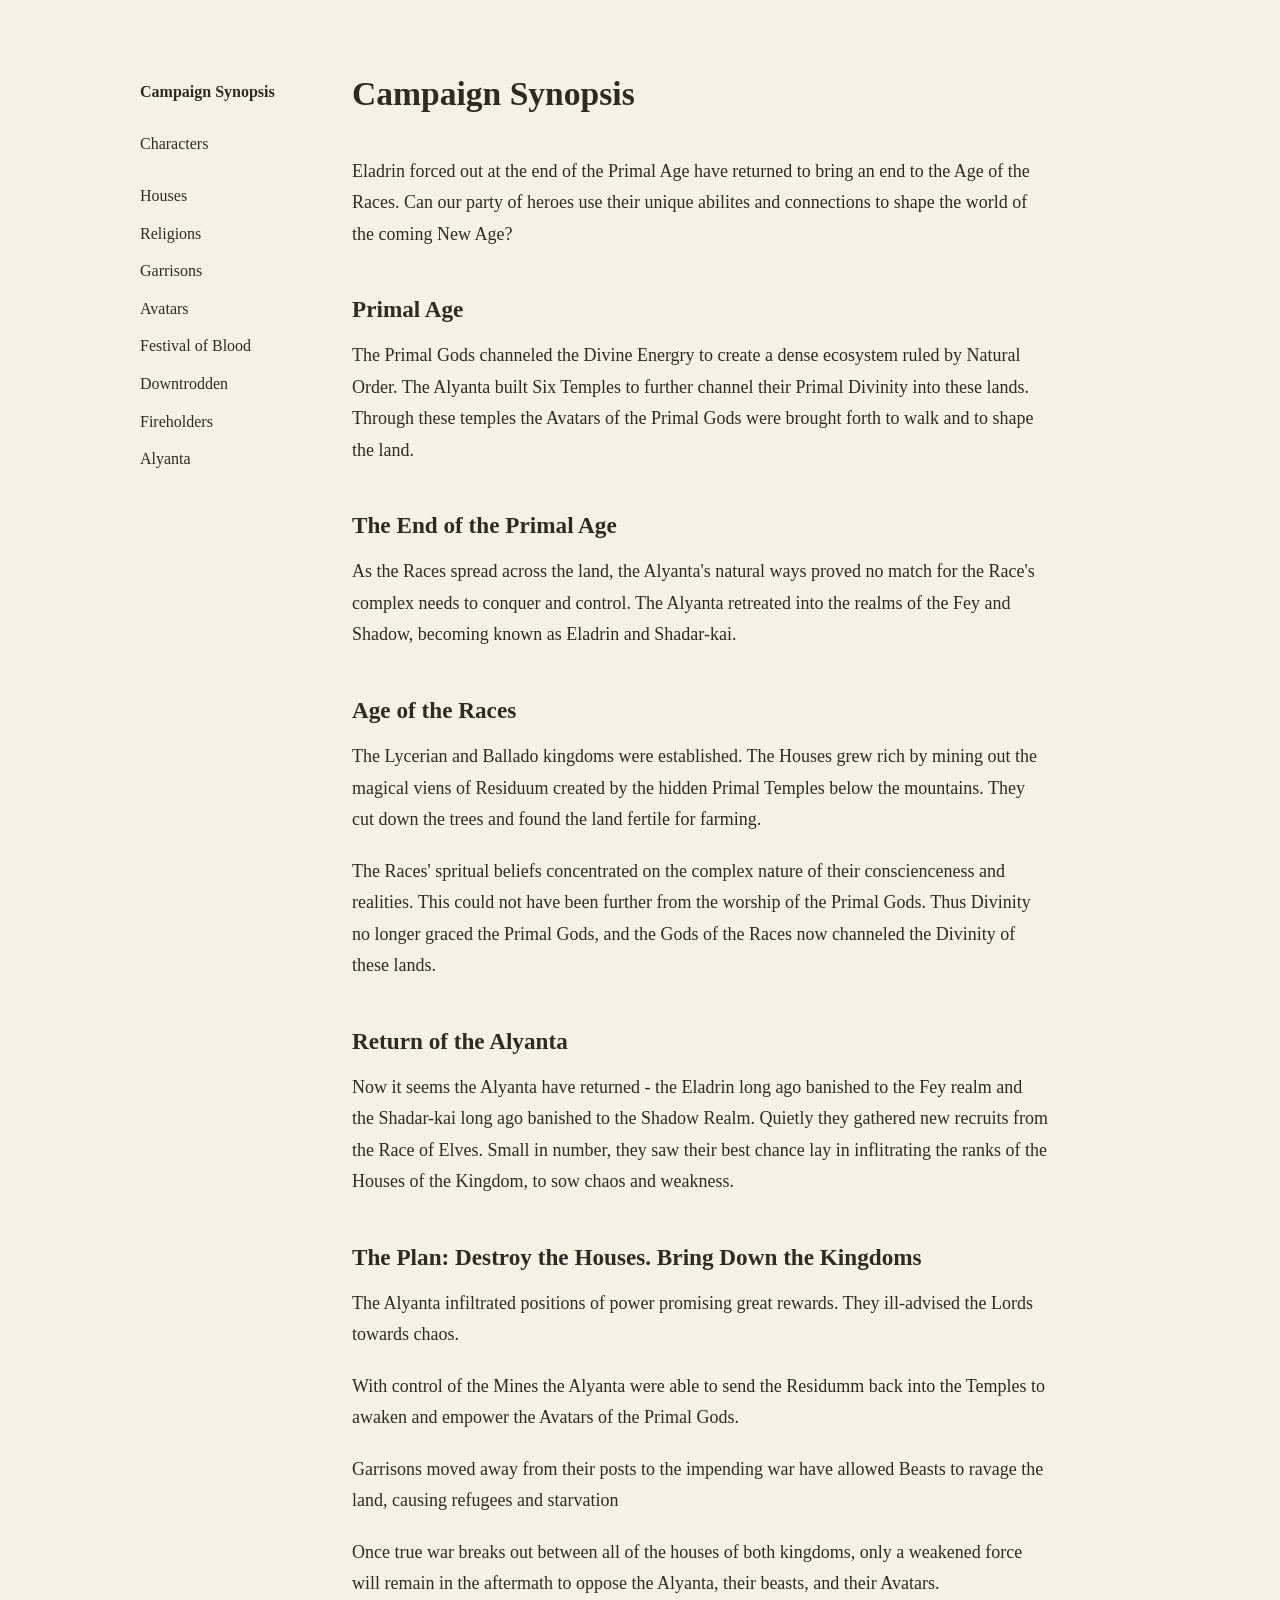
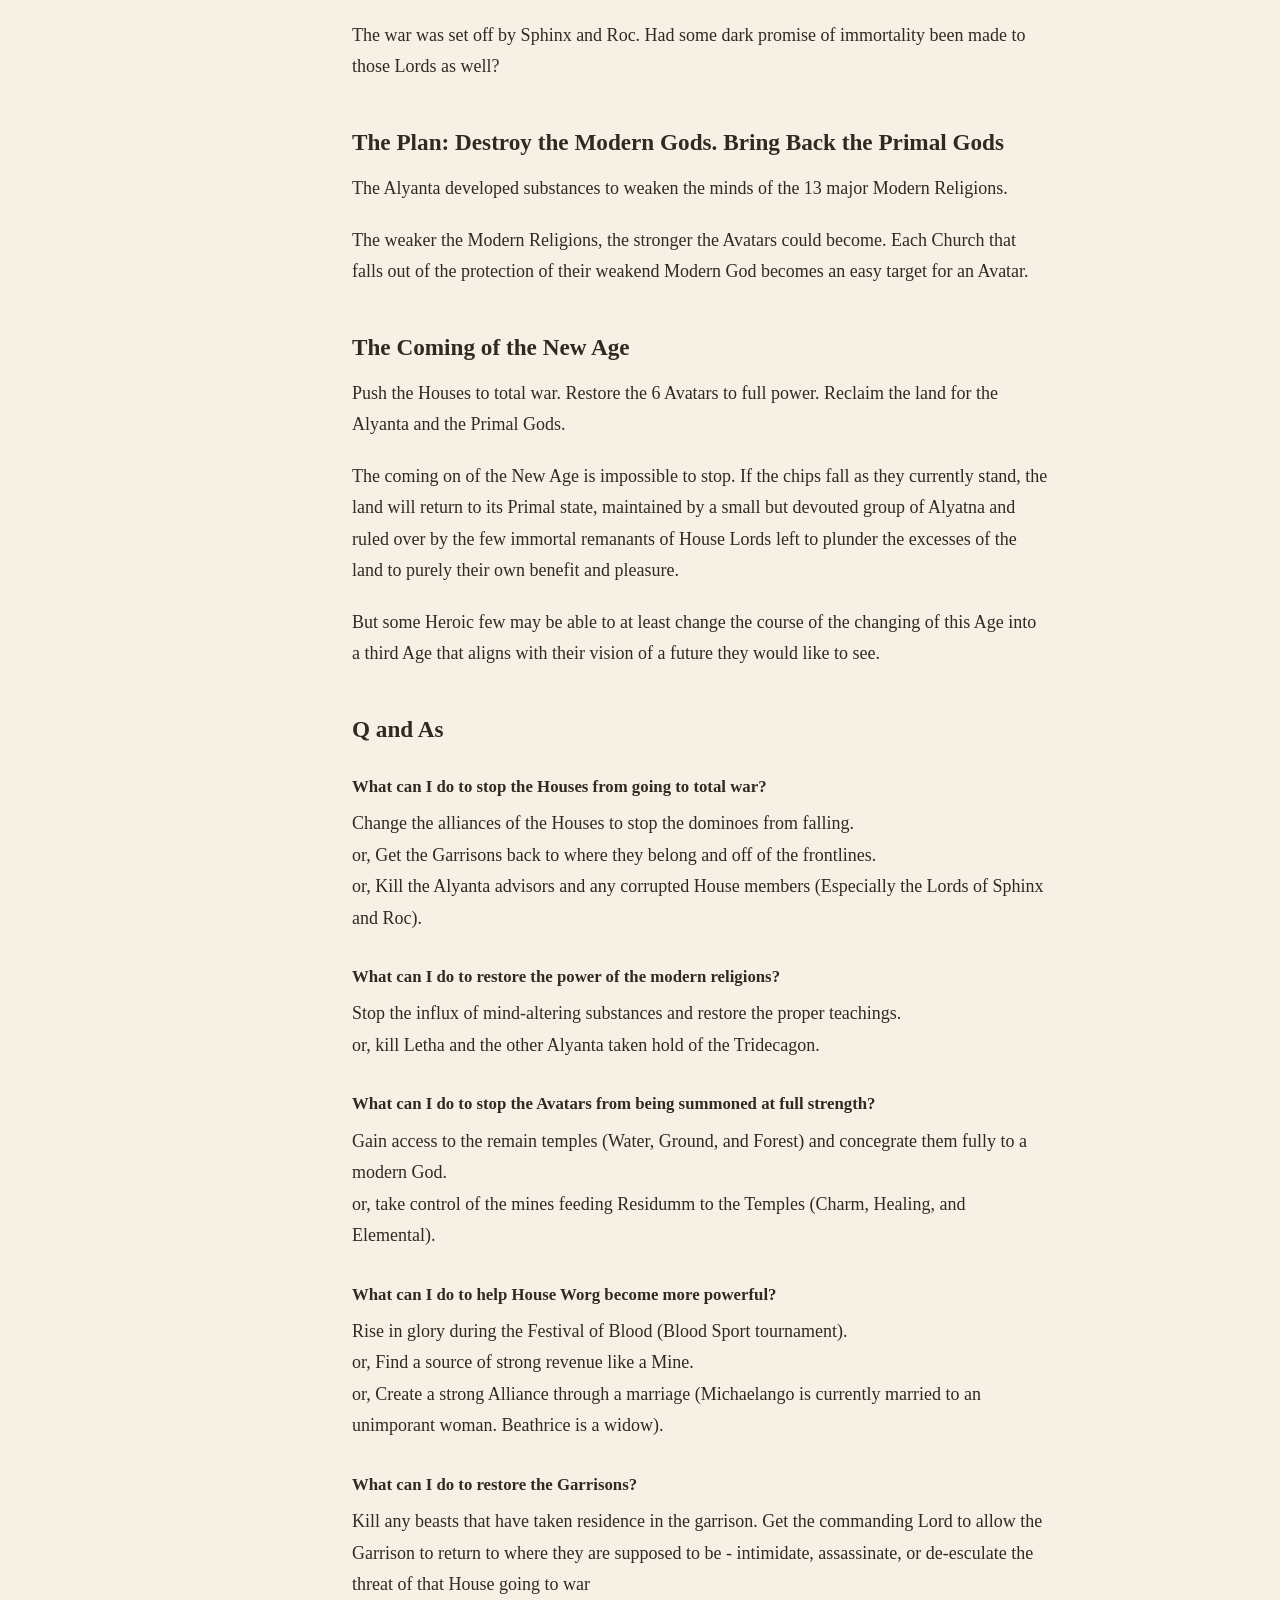
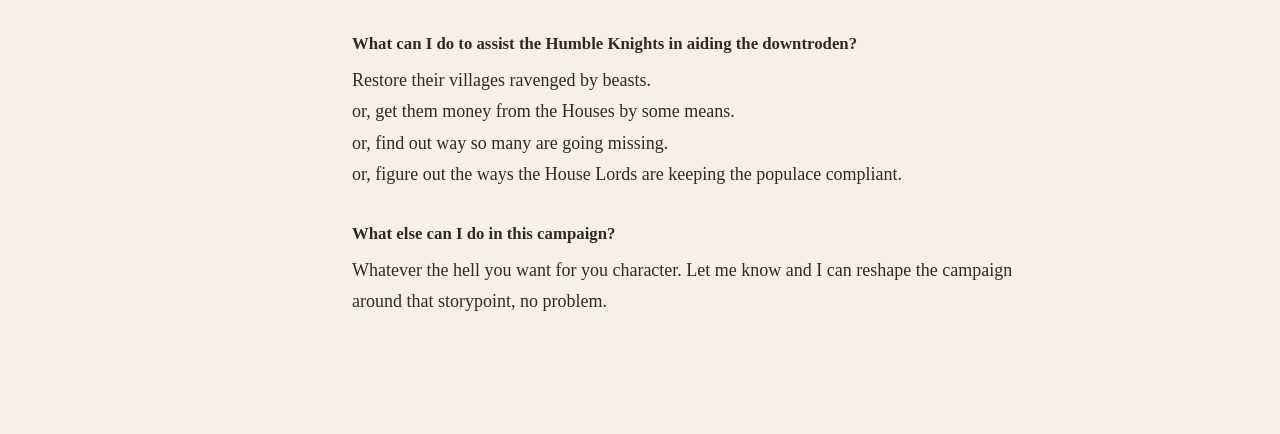
<file: site/index.html>
<!doctype html>
<html lang="en">
<head>
  <meta charset="utf-8">
  <meta name="viewport" content="width=device-width, initial-scale=1">
  <title>Campaign Synopsis</title>
  <link rel="stylesheet" href="style.css">
</head>
<body>
  <div class="layout">
    <nav aria-label="Campaign navigation">
      <a href="index.html" aria-current="page">Campaign Synopsis</a>
      <a href="characters.html">Characters</a>
      <ul>
        <li><a href="houses.html">Houses</a></li>
        <li><a href="religions.html">Religions</a></li>
        <li><a href="garrisons.html">Garrisons</a></li>
        <li><a href="avatars.html">Avatars</a></li>
        <li><a href="festival-of-blood.html">Festival of Blood</a></li>
        <li><a href="downtrodden.html">Downtrodden</a></li>
        <li><a href="fireholders.html">Fireholders</a></li>
        <li><a href="alyanta.html">Alyanta</a></li>
      </ul>
    </nav>
  <main>
    <h1>Campaign Synopsis</h1>

    Eladrin forced out at the end of the Primal Age have returned to bring an end to the Age of the Races. Can our party of heroes use their unique abilites and connections to shape the world of the coming New Age?

    <h2>Primal Age</h2>

    <p>The Primal Gods channeled the Divine Energry to create a dense ecosystem ruled by Natural Order. The Alyanta built Six Temples to further channel their Primal Divinity into these lands. Through these temples the Avatars of the Primal Gods were brought forth to walk and to shape the land.</p>
    
    <h2>The End of the Primal Age</h2>
    <p>As the Races spread across the land, the Alyanta's natural ways proved no match for the Race's complex needs to conquer and control. The Alyanta retreated into the realms of the Fey and Shadow, becoming known as Eladrin and Shadar-kai.</p>

    <h2>Age of the Races</h2>

    <p>The Lycerian and Ballado kingdoms were established. The Houses grew rich by mining out the magical viens of Residuum created by the hidden Primal Temples below the mountains. They cut down the trees and found the land fertile for farming.</p>
    <p>The Races' spritual beliefs concentrated on the complex nature of their conscienceness and realities. This could not have been further from the worship of the Primal Gods. Thus Divinity no longer graced the Primal Gods, and the Gods of the Races now channeled the Divinity of these lands.</p>
    <h2>Return of the Alyanta</h2>

    <p>Now it seems the Alyanta have returned - the Eladrin long ago banished to the Fey realm and the Shadar-kai long ago banished to the Shadow Realm. Quietly they gathered new recruits from the Race of Elves. Small in number, they saw their best chance lay in inflitrating the ranks of the Houses of the Kingdom, to sow chaos and weakness.</p>

    <h2>The Plan: Destroy the Houses. Bring Down the Kingdoms</h2>
    <p>The Alyanta infiltrated positions of power promising great rewards. They ill-advised the Lords towards chaos.</p>
    <p>With control of the Mines the Alyanta were able to send the Residumm back into the Temples to awaken and empower the Avatars of the Primal Gods.</p>
    <p>Garrisons moved away from their posts to the impending war have allowed Beasts to ravage the land, causing refugees and starvation</p>
    <p>Once true war breaks out between all of the houses of both kingdoms, only a weakened force will remain in the aftermath to oppose the Alyanta, their beasts, and their Avatars.</p> <p> The war was set off by Sphinx and Roc. Had some dark promise of immortality been made to those Lords as well?</p>

    <h2>The Plan: Destroy the Modern Gods. Bring Back the Primal Gods</h2>
    <p>The Alyanta developed substances to weaken the minds of the 13 major Modern Religions.</p>
    <p>The weaker the Modern Religions, the stronger the Avatars could become. Each Church that falls out of the protection of their weakend Modern God becomes an easy target for an Avatar.</p>

    <h2>The Coming of the New Age</h2>

    <p>Push the Houses to total war. Restore the 6 Avatars to full power. Reclaim the land for the Alyanta and the Primal Gods.</p>

    <p>The coming on of the New Age is impossible to stop. If the chips fall as they currently stand, the land will return to its Primal state, maintained by a small but devouted group of Alyatna and ruled over by the few immortal remanants of House Lords left to plunder the excesses of the land to purely their own benefit and pleasure.</p><p> But some Heroic few may be able to at least change the course of the changing of this Age into a third Age that aligns with their vision of a future they would like to see.</p>

    <h2>Q and As</h2>

    <h3>What can I do to stop the Houses from going to total war?</h3>
    <p>Change the alliances of the Houses to stop the dominoes from falling.<br>
      or, Get the Garrisons back to where they belong and off of the frontlines.<br>
      or, Kill the Alyanta advisors and any corrupted House members (Especially the Lords of Sphinx and Roc).</p>

    <h3>What can I do to restore the power of the modern religions?</h3>
    <p>Stop the influx of mind-altering substances and restore the proper teachings.<br>
      or, kill Letha and the other Alyanta taken hold of the Tridecagon.</p>

    <h3>What can I do to stop the Avatars from being summoned at full strength?</h3>
    <p>Gain access to the remain temples (Water, Ground, and Forest) and concegrate them fully to a modern God.<br>
      or, take control of the mines feeding Residumm to the Temples (Charm, Healing, and Elemental).</p>

    <h3>What can I do to help House Worg become more powerful?</h3>
    <p>Rise in glory during the Festival of Blood (Blood Sport tournament).<br>
      or, Find a source of strong revenue like a Mine.<br>
      or, Create a strong Alliance through a marriage (Michaelango is currently married to an unimporant woman. Beathrice is a widow).</p>

    <h3>What can I do to restore the Garrisons?</h3>
    <p>Kill any beasts that have taken residence in the garrison. Get the commanding Lord to allow the Garrison to return to where they are supposed to be - intimidate, assassinate, or de-esculate the threat of that House going to war</p>

    <h3>What can I do to assist the Humble Knights in aiding the downtroden?</h3>
    <p>Restore their villages ravenged by beasts.<br>
      or, get them money from the Houses by some means.<br>
      or, find out way so  many are going missing. <br>
      or, figure out the ways the House Lords are keeping the populace compliant.</p>

    <h3>What else can I do in this campaign?</h3>
    <p>Whatever the hell you want for you character. Let me know and I can reshape the campaign around that storypoint, no problem.</p>
  </main>
  </div>
</body>
</html>
</file>
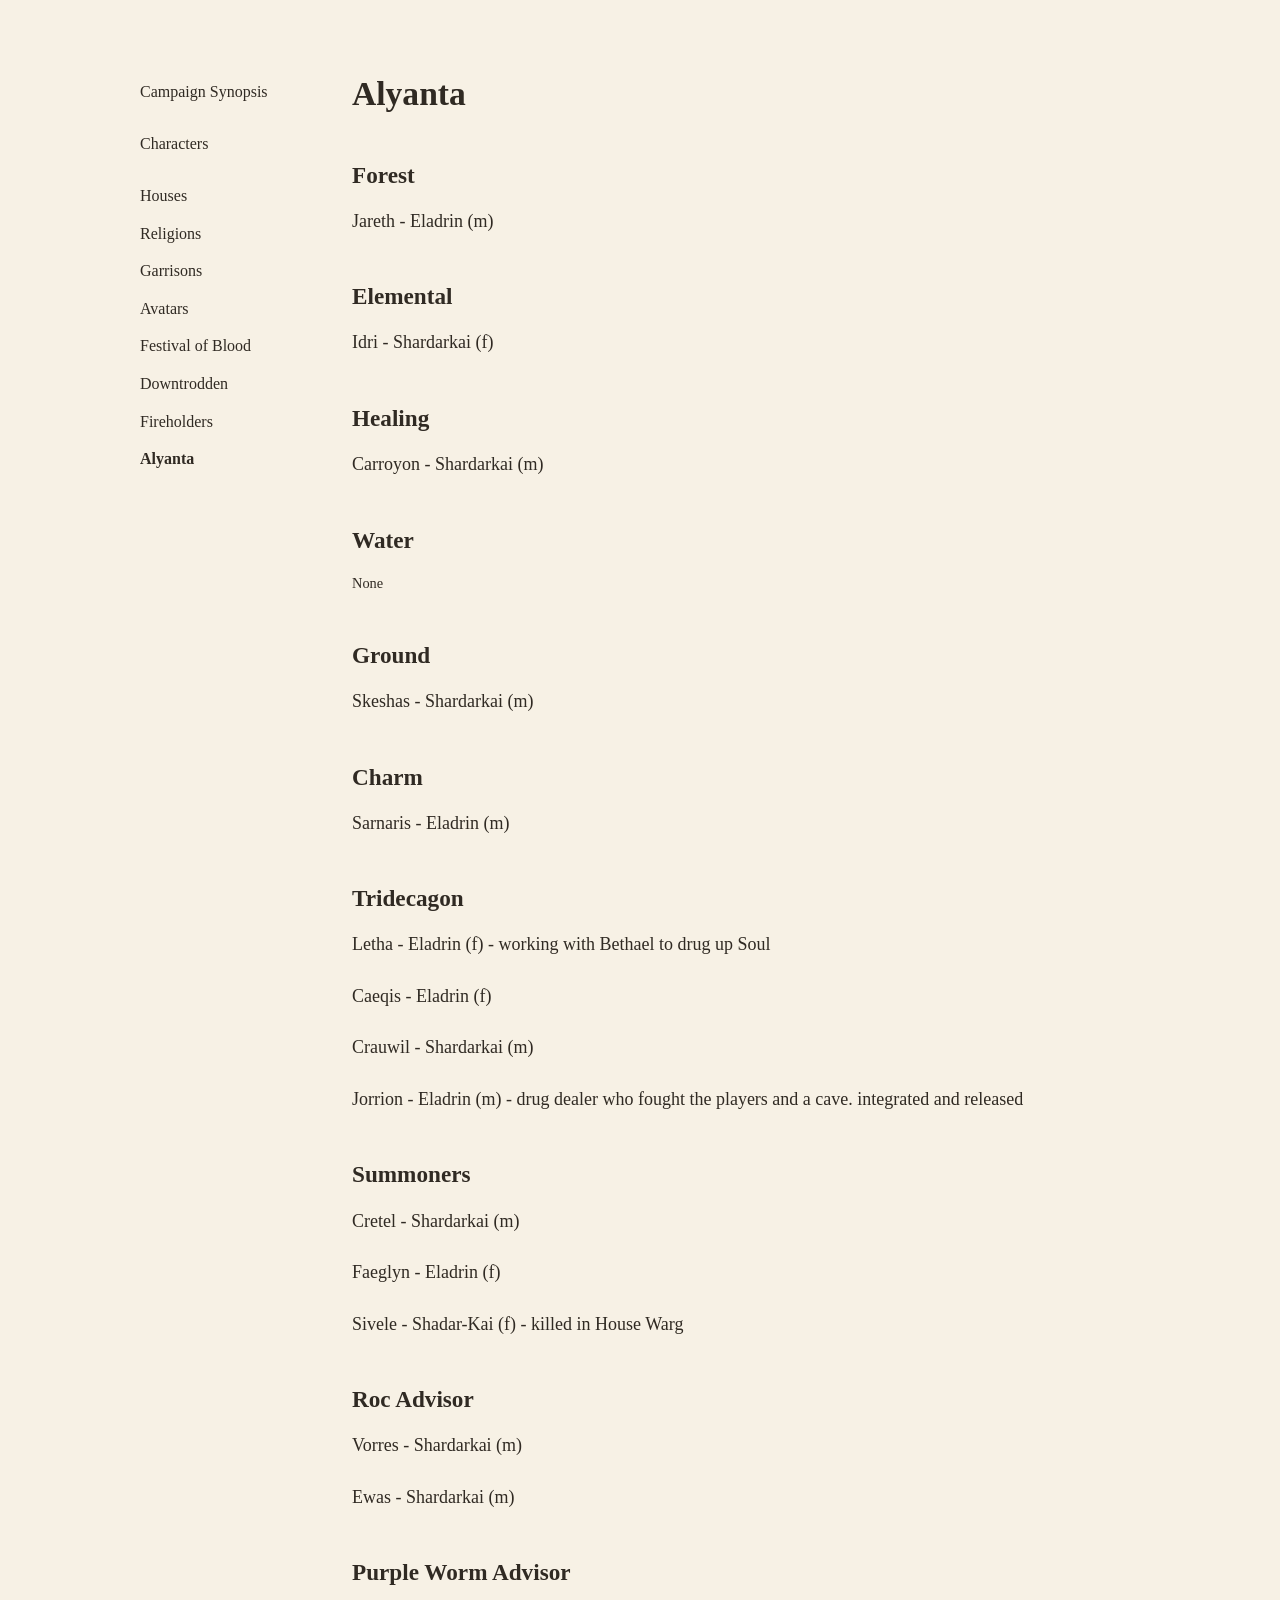
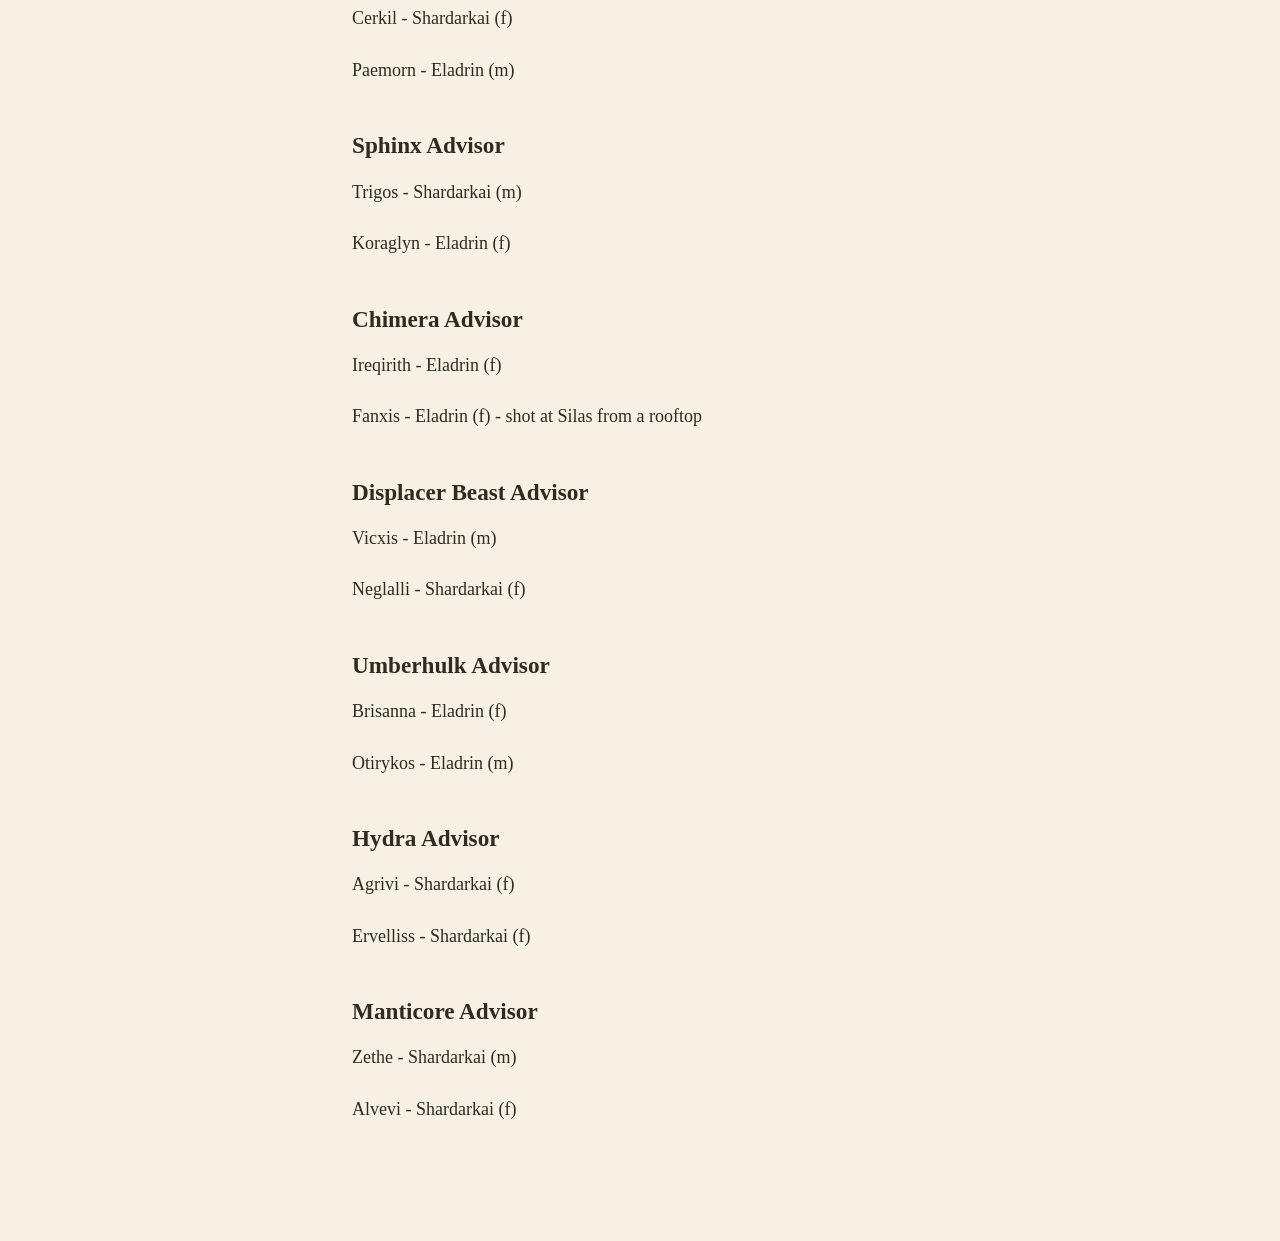
<file: site/alyanta.html>
<!doctype html>
<html lang="en">
<head>
  <meta charset="utf-8">
  <meta name="viewport" content="width=device-width, initial-scale=1">
  <title>Alyanta</title>
  <link rel="stylesheet" href="style.css">
</head>
<body>
  <div class="layout">
    <nav aria-label="Campaign navigation">
      <a href="index.html">Campaign Synopsis</a>
      <a href="characters.html">Characters</a>
      <ul>
        <li><a href="houses.html">Houses</a></li>
        <li><a href="religions.html">Religions</a></li>
        <li><a href="garrisons.html">Garrisons</a></li>
        <li><a href="avatars.html">Avatars</a></li>
        <li><a href="festival-of-blood.html">Festival of Blood</a></li>
        <li><a href="downtrodden.html">Downtrodden</a></li>
        <li><a href="fireholders.html">Fireholders</a></li>
        <li><a href="alyanta.html" aria-current="page">Alyanta</a></li>
      </ul>
    </nav>
  <main>
    <h1>Alyanta</h1>
    <section aria-labelledby="alayanta-heading-1">
      <h2 id="alayanta-heading-1">Forest</h2>
      <p>Jareth - Eladrin (m)</p>
    </section>
    <section aria-labelledby="alayanta-heading-2">
      <h2 id="alayanta-heading-2">Elemental</h2>
      <p>Idri - Shardarkai (f)</p>
    </section>
    <section aria-labelledby="alayanta-heading-3">
      <h2 id="alayanta-heading-3">Healing</h2>
      <p>Carroyon - Shardarkai (m)</p>
    </section>
    <section aria-labelledby="alayanta-heading-4">
      <h2 id="alayanta-heading-4">Water</h2>
      <p class="alayanta-helper">None</p>
    </section>
    <section aria-labelledby="alayanta-heading-5">
      <h2 id="alayanta-heading-5">Ground</h2>
      <p>Skeshas - Shardarkai (m)</p>
    </section>
    <section aria-labelledby="alayanta-heading-6">
      <h2 id="alayanta-heading-6">Charm</h2>
      <p>Sarnaris - Eladrin (m)</p>
      
    </section>
    <section aria-labelledby="alayanta-heading-7">
      <h2 id="alayanta-heading-7">Tridecagon</h2>
      <p>Letha - Eladrin (f) - working with Bethael to drug up Soul</p>
      <p>Caeqis - Eladrin (f)</p>
      <p>Crauwil - Shardarkai (m)</p>
      
      <p>Jorrion - Eladrin (m) - drug dealer who fought the players and a cave. integrated and released</p>
    </section>
    <section aria-labelledby="alayanta-heading-8">
      <h2 id="alayanta-heading-8">Summoners</h2>
      <p>Cretel - Shardarkai (m)</p>
      <p>Faeglyn - Eladrin (f)</p>
      <p>Sivele - Shadar-Kai (f) - killed in House Warg</p>
    </section>
    <section aria-labelledby="alayanta-heading-9">
      <h2 id="alayanta-heading-9">Roc Advisor</h2>
      <p>Vorres - Shardarkai (m)</p>
      <p>Ewas - Shardarkai (m)</p>
    </section>
    <section aria-labelledby="alayanta-heading-10">
      <h2 id="alayanta-heading-10">Purple Worm Advisor</h2>
      <p>Cerkil - Shardarkai (f)</p>
      <p>Paemorn - Eladrin (m)</p>
    </section>
    <section aria-labelledby="alayanta-heading-11">
      <h2 id="alayanta-heading-11">Sphinx Advisor</h2>
      <p>Trigos - Shardarkai (m)</p>
      <p>Koraglyn - Eladrin (f)</p>
    </section>
    <section aria-labelledby="alayanta-heading-12">
      <h2 id="alayanta-heading-12">Chimera Advisor</h2>
      <p>Ireqirith - Eladrin (f)</p>
      <p>Fanxis - Eladrin (f) - shot at Silas from a rooftop</p>
    </section>
    <section aria-labelledby="alayanta-heading-13">
      <h2 id="alayanta-heading-13">Displacer Beast Advisor</h2>
      <p>Vicxis - Eladrin (m)</p>
      <p>Neglalli - Shardarkai (f)</p>
    </section>
    <section aria-labelledby="alayanta-heading-14">
      <h2 id="alayanta-heading-14">Umberhulk Advisor</h2>
      <p>Brisanna - Eladrin (f)</p>
      <p>Otirykos - Eladrin (m)</p>
    </section>
    <section aria-labelledby="alayanta-heading-15">
      <h2 id="alayanta-heading-15">Hydra Advisor</h2>
      <p>Agrivi - Shardarkai (f)</p>
      <p>Ervelliss - Shardarkai (f)</p>
    </section>
    <section aria-labelledby="alayanta-heading-16">
      <h2 id="alayanta-heading-16">Manticore Advisor</h2>
      <p>Zethe - Shardarkai (m)</p>
      <p>Alvevi - Shardarkai (f)</p>
    </section>
  </main>
  </div>
</body>
</html>
</file>
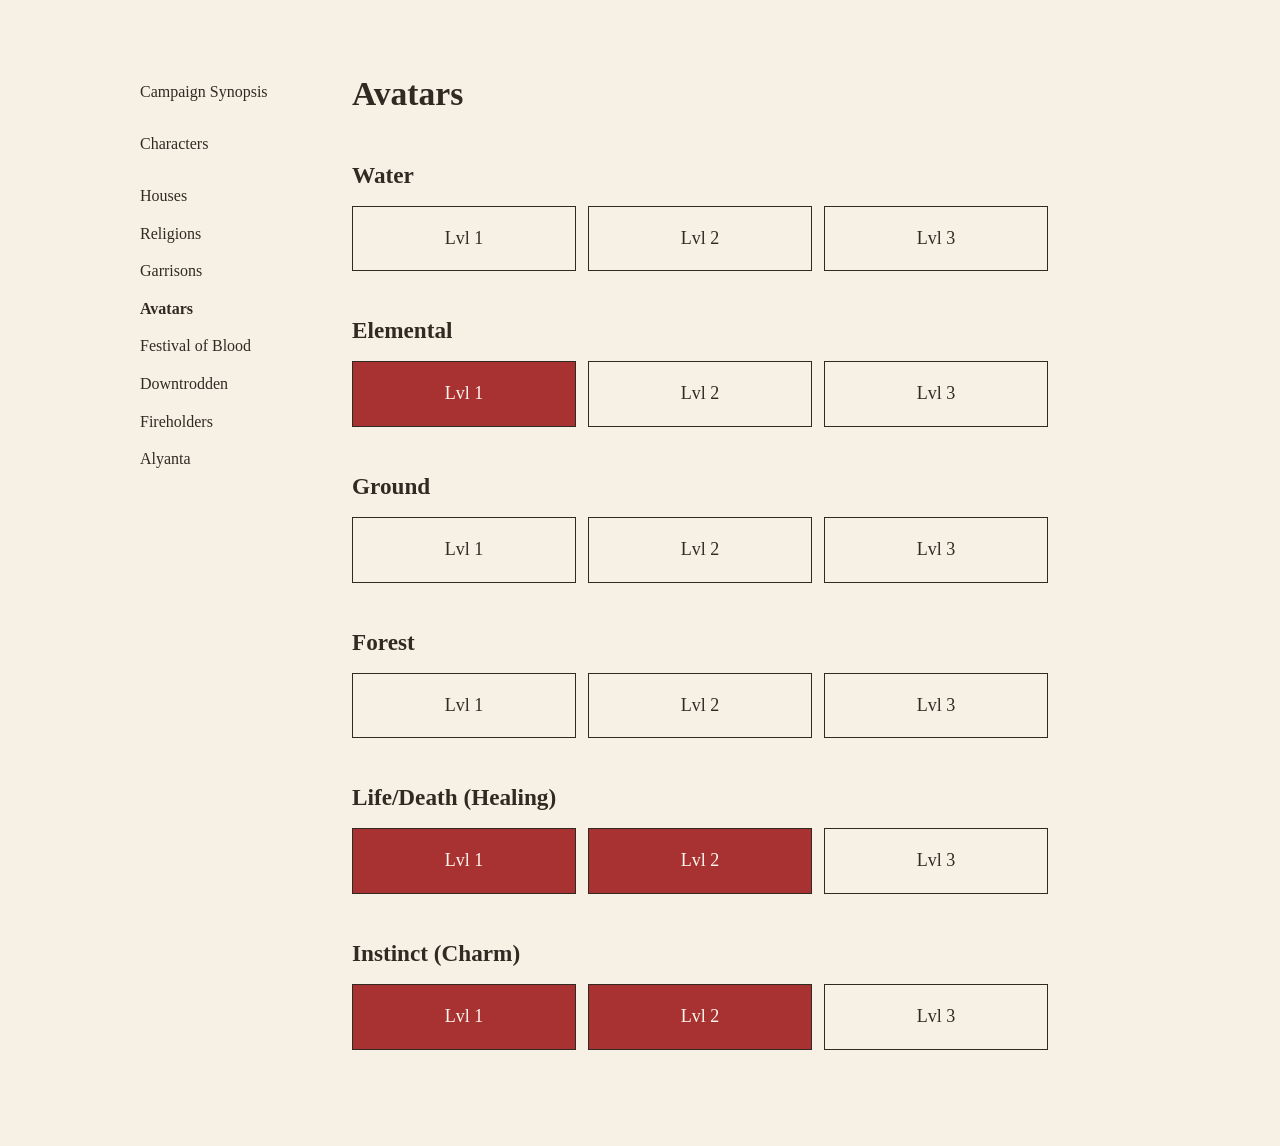
<file: site/avatars.html>
<!doctype html>
<html lang="en">
<head>
  <meta charset="utf-8">
  <meta name="viewport" content="width=device-width, initial-scale=1">
  <title>Avatars</title>
  <link rel="stylesheet" href="style.css">
</head>
<body>
  <div class="layout">
    <nav aria-label="Campaign navigation">
      <a href="index.html">Campaign Synopsis</a>
      <a href="characters.html">Characters</a>
      <ul>
        <li><a href="houses.html">Houses</a></li>
        <li><a href="religions.html">Religions</a></li>
        <li><a href="garrisons.html">Garrisons</a></li>
        <li><a href="avatars.html" aria-current="page">Avatars</a></li>
        <li><a href="festival-of-blood.html">Festival of Blood</a></li>
        <li><a href="downtrodden.html">Downtrodden</a></li>
        <li><a href="fireholders.html">Fireholders</a></li>
        <li><a href="alyanta.html">Alyanta</a></li>
      </ul>
    </nav>
  <main>
    <h1>Avatars</h1>
    <section class="avatar-section" aria-labelledby="avatar-1">
      <h2 id="avatar-1">Water</h2>
      <div class="avatar-levels">
        <div class="avatar-level">Lvl 1</div>
        <div class="avatar-level">Lvl 2</div>
        <div class="avatar-level">Lvl 3</div>
      </div>
    </section>
    <section class="avatar-section" aria-labelledby="avatar-2">
      <h2 id="avatar-2">Elemental</h2>
      <div class="avatar-levels">
        <div class="avatar-level avatar-level-red">Lvl 1</div>
        <div class="avatar-level">Lvl 2</div>
        <div class="avatar-level">Lvl 3</div>
      </div>
    </section>
    <section class="avatar-section" aria-labelledby="avatar-3">
      <h2 id="avatar-3">Ground</h2>
      <div class="avatar-levels">
        <div class="avatar-level">Lvl 1</div>
        <div class="avatar-level">Lvl 2</div>
        <div class="avatar-level">Lvl 3</div>
      </div>
    </section>
    <section class="avatar-section" aria-labelledby="avatar-4">
      <h2 id="avatar-4">Forest</h2>
      <div class="avatar-levels">
        <div class="avatar-level">Lvl 1</div>
        <div class="avatar-level">Lvl 2</div>
        <div class="avatar-level">Lvl 3</div>
      </div>
    </section>
    <section class="avatar-section" aria-labelledby="avatar-5">
      <h2 id="avatar-5">Life/Death (Healing)</h2>
      <div class="avatar-levels">
        <div class="avatar-level avatar-level-red">Lvl 1</div>
        <div class="avatar-level avatar-level-red">Lvl 2</div>
        <div class="avatar-level">Lvl 3</div>
      </div>
    </section>
    <section class="avatar-section" aria-labelledby="avatar-6">
      <h2 id="avatar-6">Instinct (Charm)</h2>
      <div class="avatar-levels">
        <div class="avatar-level avatar-level-red">Lvl 1</div>
        <div class="avatar-level avatar-level-red">Lvl 2</div>
        <div class="avatar-level">Lvl 3</div>
      </div>
    </section>
  </main>
  </div>
</body>
</html>
</file>
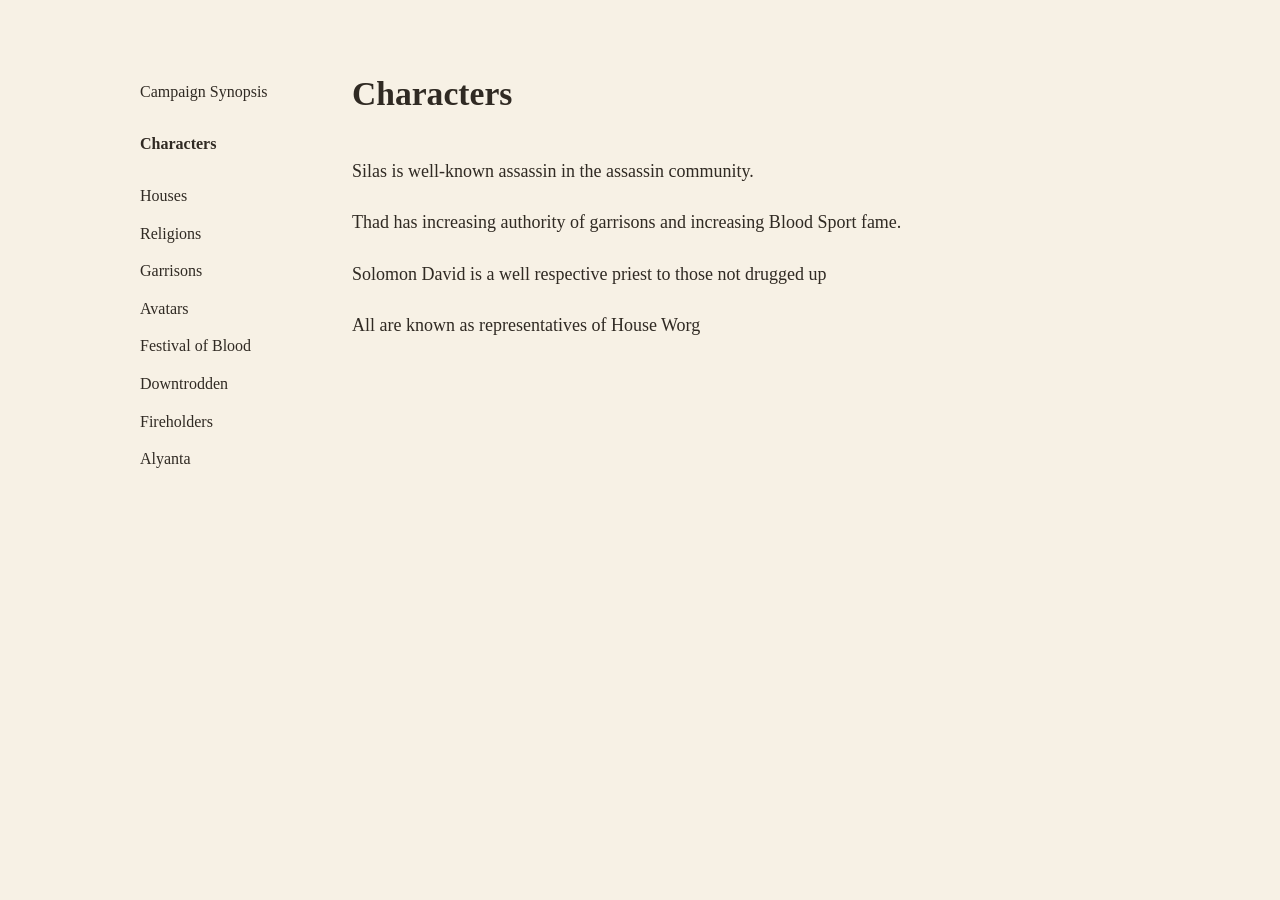
<file: site/characters.html>
<!doctype html>
<html lang="en">
<head>
  <meta charset="utf-8">
  <meta name="viewport" content="width=device-width, initial-scale=1">
  <title>Characters</title>
  <link rel="stylesheet" href="style.css">
</head>
<body>
  <div class="layout">
    <nav aria-label="Campaign navigation">
      <a href="index.html">Campaign Synopsis</a>
      <a href="characters.html" aria-current="page">Characters</a>
      <ul>
        <li><a href="houses.html">Houses</a></li>
        <li><a href="religions.html">Religions</a></li>
        <li><a href="garrisons.html">Garrisons</a></li>
        <li><a href="avatars.html">Avatars</a></li>
        <li><a href="festival-of-blood.html">Festival of Blood</a></li>
        <li><a href="downtrodden.html">Downtrodden</a></li>
        <li><a href="fireholders.html">Fireholders</a></li>
        <li><a href="alyanta.html">Alyanta</a></li>
      </ul>
    </nav>
  <main>
    <h1>Characters</h1>
    <p>Silas is well-known assassin in the assassin community.</p>
    <p>Thad has increasing authority of garrisons and increasing Blood Sport fame.</p>
    <p>Solomon David is a well respective priest to those not drugged up</p>
    <p>All are known as representatives of House Worg </p>
  </div>
</body>
</html>
</file>
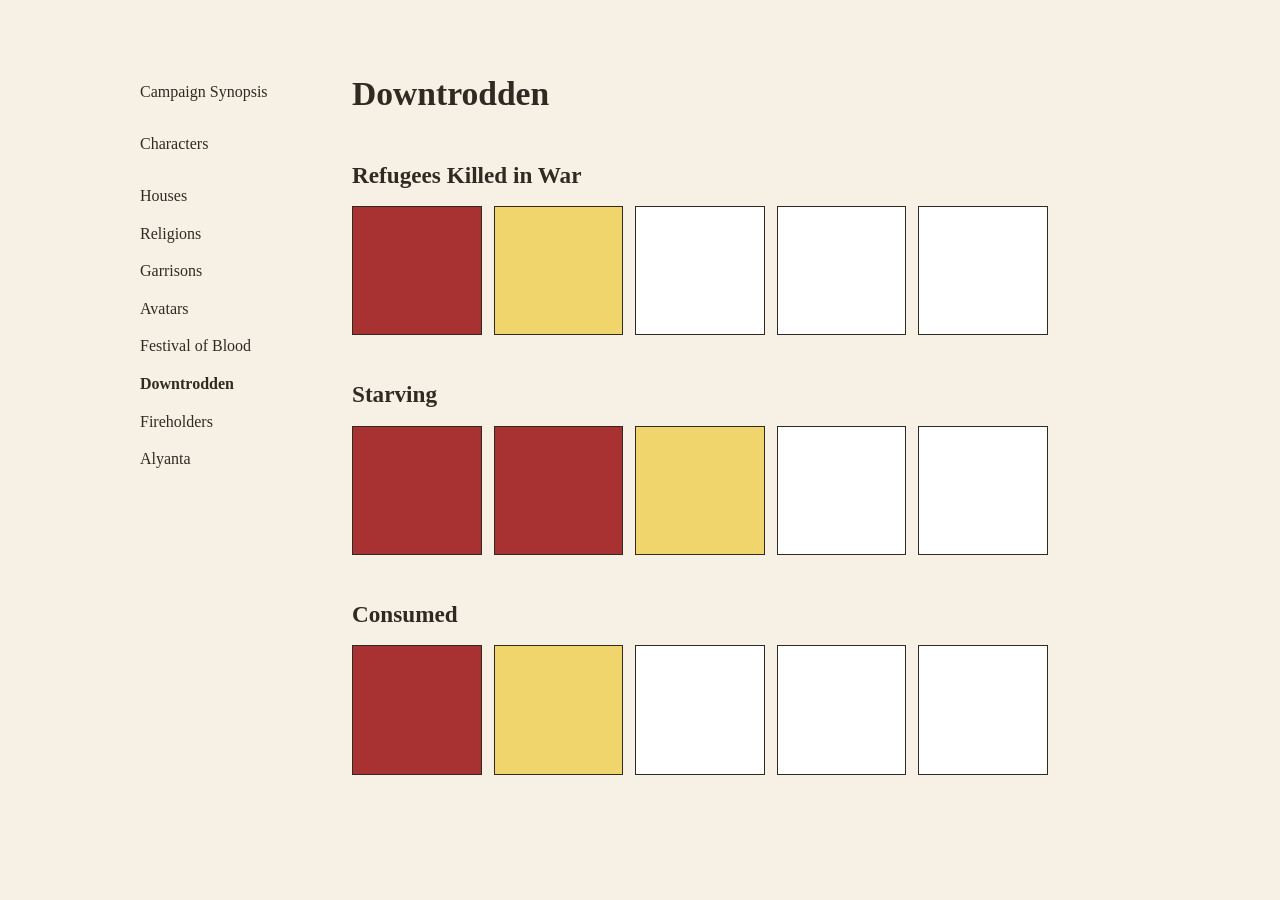
<file: site/downtrodden.html>
<!doctype html>
<html lang="en">
<head>
  <meta charset="utf-8">
  <meta name="viewport" content="width=device-width, initial-scale=1">
  <title>Downtrodden</title>
  <link rel="stylesheet" href="style.css">
</head>
<body>
  <div class="layout">
    <nav aria-label="Campaign navigation">
      <a href="index.html">Campaign Synopsis</a>
      <a href="characters.html">Characters</a>
      <ul>
        <li><a href="houses.html">Houses</a></li>
        <li><a href="religions.html">Religions</a></li>
        <li><a href="garrisons.html">Garrisons</a></li>
        <li><a href="avatars.html">Avatars</a></li>
        <li><a href="festival-of-blood.html">Festival of Blood</a></li>
        <li><a href="downtrodden.html" aria-current="page">Downtrodden</a></li>
        <li><a href="fireholders.html">Fireholders</a></li>
        <li><a href="alyanta.html">Alyanta</a></li>
      </ul>
    </nav>
  <main>
    <h1>Downtrodden</h1>
    <section aria-labelledby="refugee-heading-1">
      <h2 id="refugee-heading-1">Refugees Killed in War</h2>
      <div class="refugee-boxes">
        <div class="refugee-box refugee-box-red"></div>
        <div class="refugee-box refugee-box-yellow"></div>
        <div class="refugee-box"></div>
        <div class="refugee-box"></div>
        <div class="refugee-box"></div>
      </div>
    </section>
    <section aria-labelledby="refugee-heading-2">
      <h2 id="refugee-heading-2">Starving</h2>
      <div class="refugee-boxes">
        <div class="refugee-box refugee-box-red"></div>
        <div class="refugee-box refugee-box-red"></div>
        <div class="refugee-box refugee-box-yellow"></div>
        <div class="refugee-box"></div>
        <div class="refugee-box"></div>
      </div>
    </section>
    <section aria-labelledby="refugee-heading-3">
      <h2 id="refugee-heading-3">Consumed</h2>
      <div class="refugee-boxes">
        <div class="refugee-box refugee-box-red"></div>
        <div class="refugee-box refugee-box-yellow"></div>
        <div class="refugee-box"></div>
        <div class="refugee-box"></div>
        <div class="refugee-box"></div>
      </div>
    </section>
  </main>
  </div>
</body>
</html>
</file>
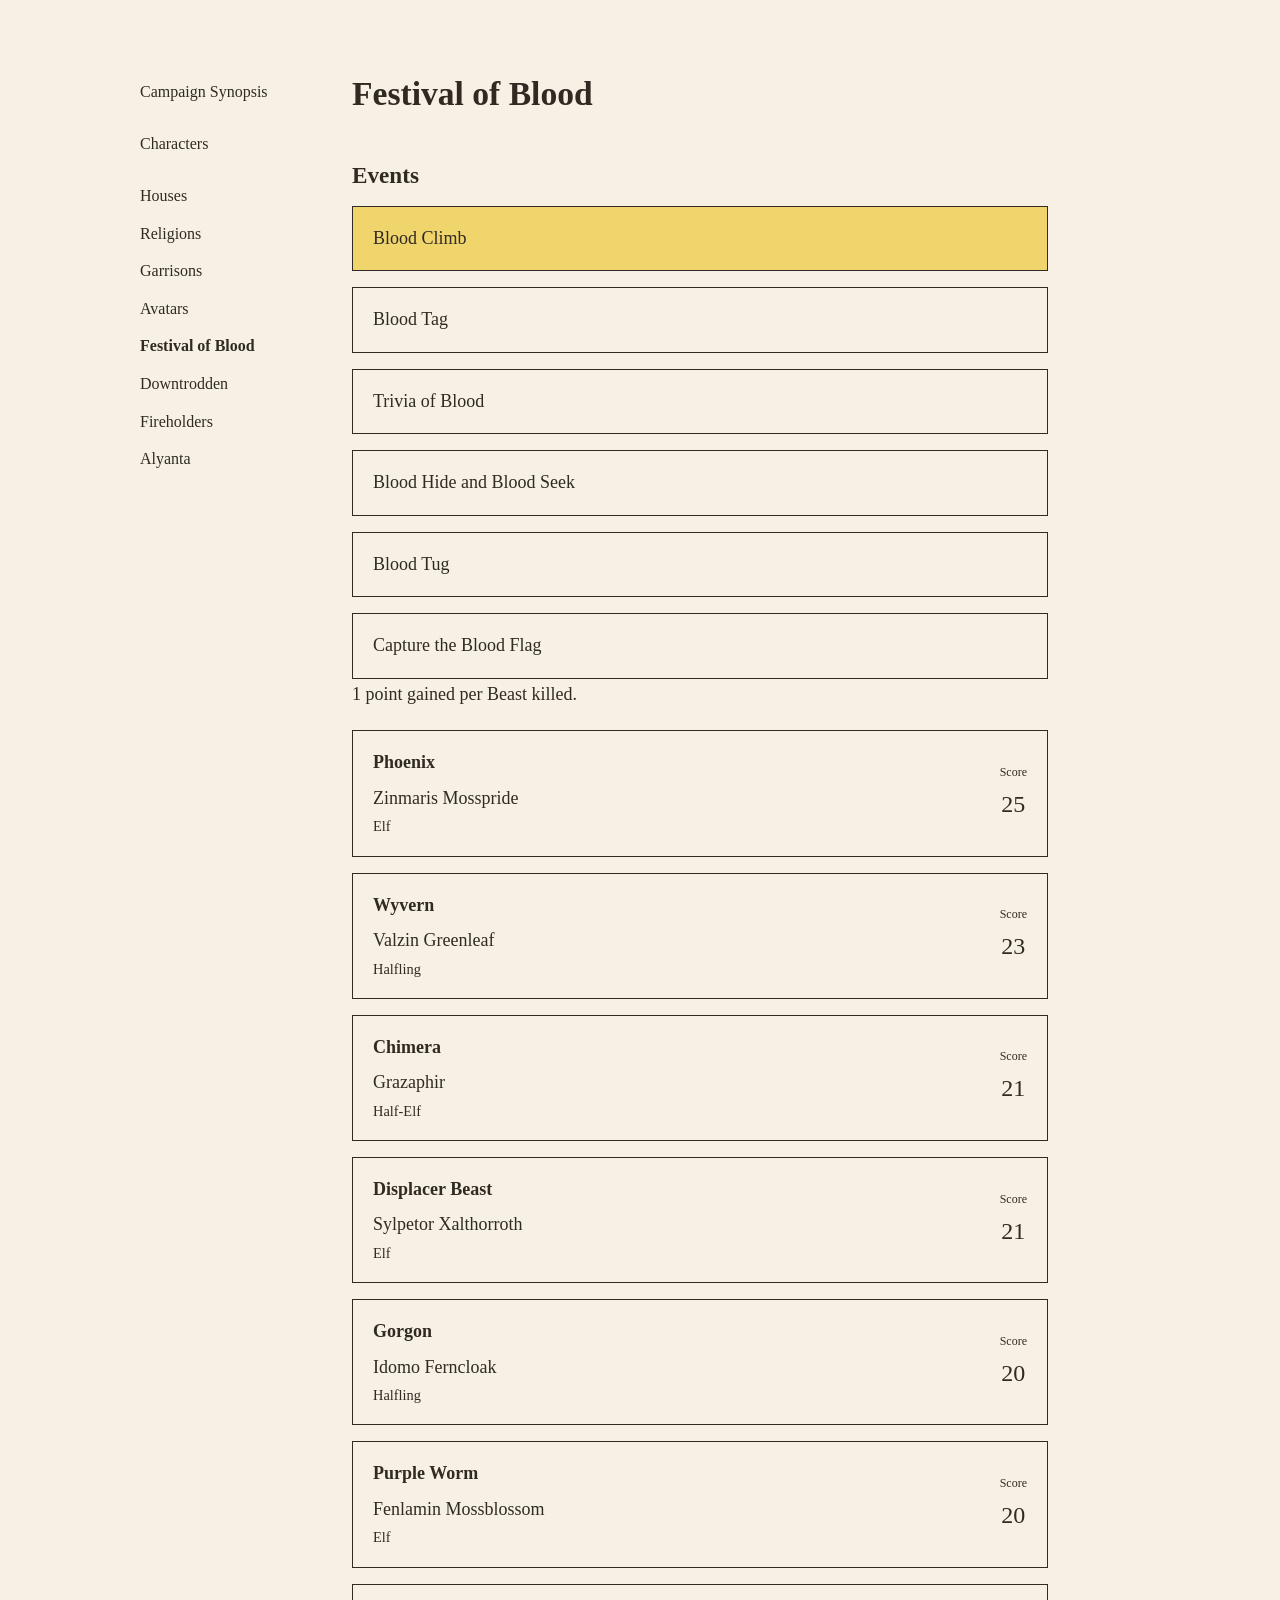
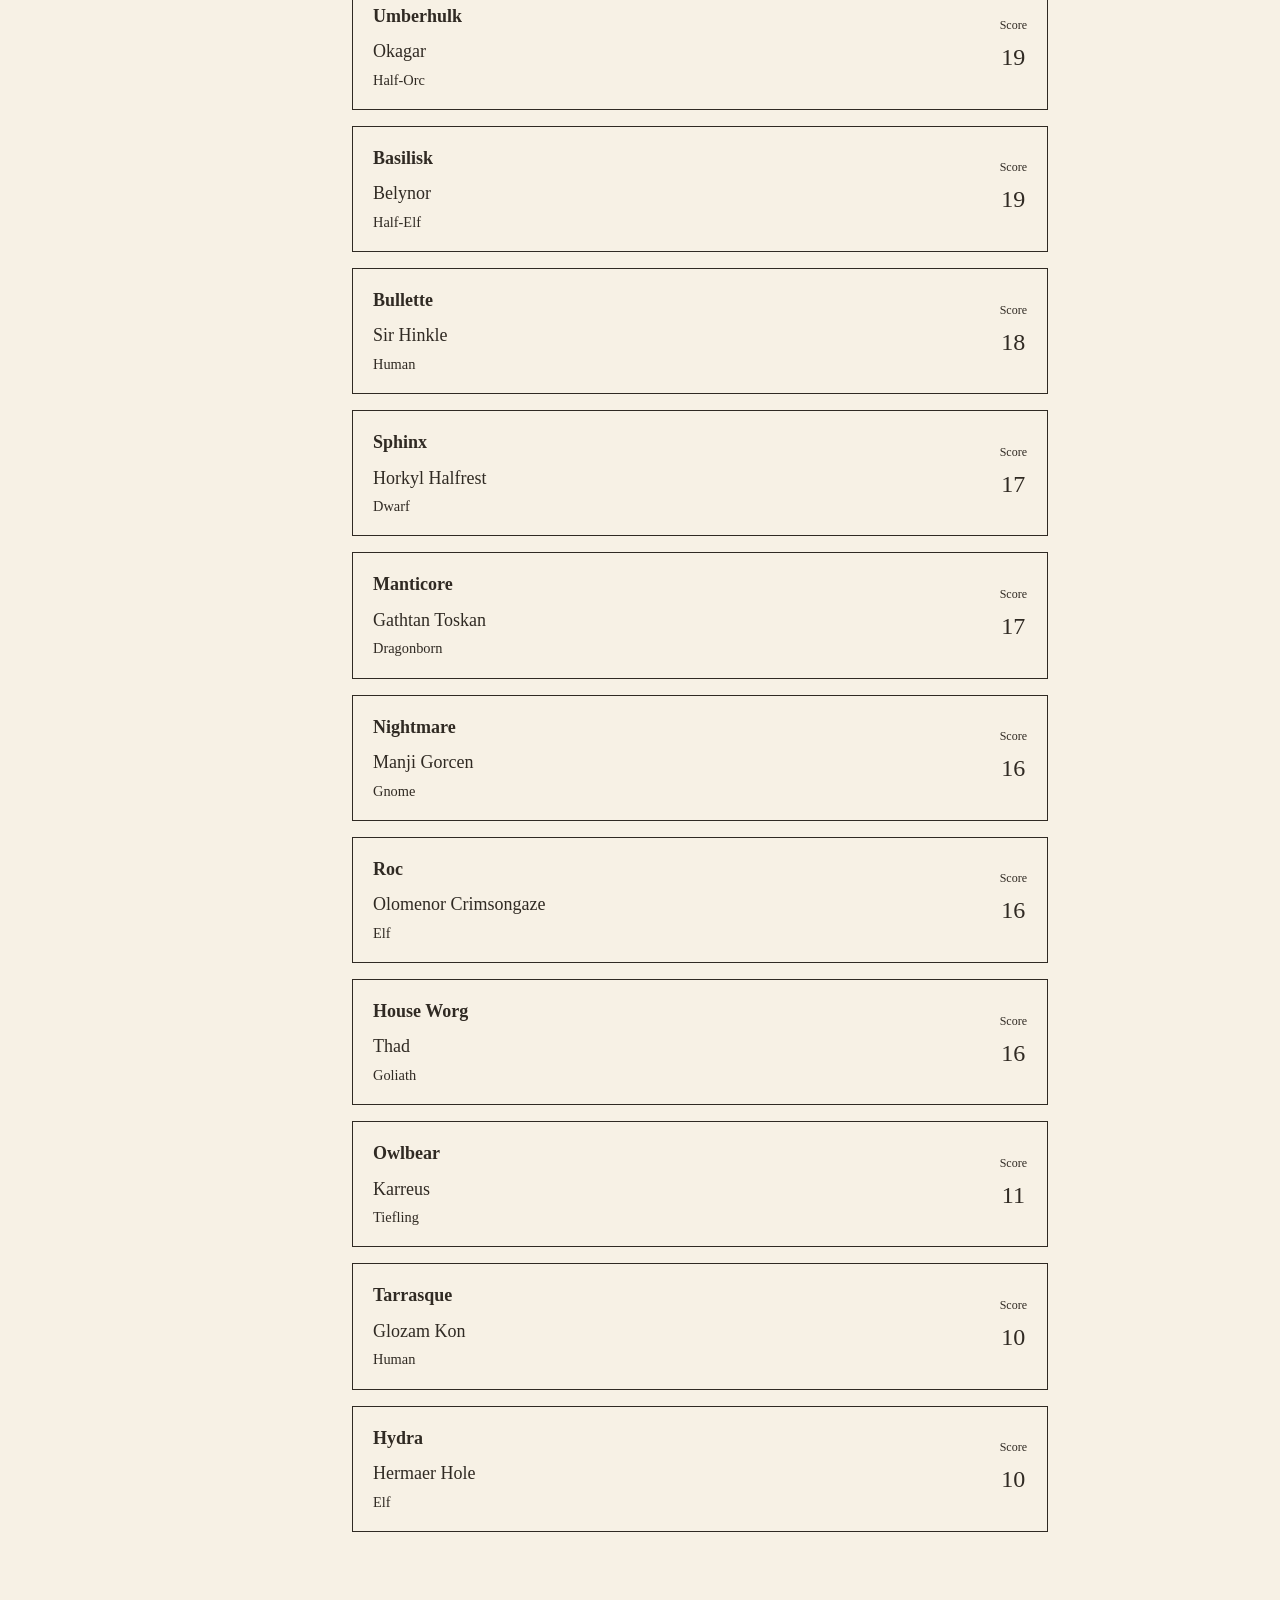
<file: site/festival-of-blood.html>
<!doctype html>
<html lang="en">
<head>
  <meta charset="utf-8">
  <meta name="viewport" content="width=device-width, initial-scale=1">
  <title>Festival of Blood</title>
  <link rel="stylesheet" href="style.css">
</head>
<body>
  <div class="layout">
    <nav aria-label="Campaign navigation">
      <a href="index.html">Campaign Synopsis</a>
      <a href="characters.html">Characters</a>
      <ul>
        <li><a href="houses.html">Houses</a></li>
        <li><a href="religions.html">Religions</a></li>
        <li><a href="garrisons.html">Garrisons</a></li>
        <li><a href="avatars.html">Avatars</a></li>
        <li><a href="festival-of-blood.html" aria-current="page">Festival of Blood</a></li>
        <li><a href="downtrodden.html">Downtrodden</a></li>
        <li><a href="fireholders.html">Fireholders</a></li>
        <li><a href="alyanta.html">Alyanta</a></li>
      </ul>
    </nav>
  <main>
    <h1>Festival of Blood</h1>
    <h2>Events</h2>
    <ul class="festival-events">
      <li class="festival-event festival-event-yellow">Blood Climb</li>
      <li class="festival-event">Blood Tag</li>
      <li class="festival-event">Trivia of Blood</li>
      <li class="festival-event">Blood Hide and Blood Seek</li>
      <li class="festival-event">Blood Tug</li>
      <li class="festival-event">Capture the Blood Flag</li>
    </ul>
    <p>1 point gained per Beast killed.</p>
    <ul class="festival-scoreboard" aria-label="Scoreboard">
      <li class="festival-box">
        <div class="festival-competitor">
          <div class="festival-house">Phoenix</div>
          <div class="festival-name">Zinmaris Mosspride</div>
          <div class="festival-race">Elf</div>
        </div>
        <div class="festival-score"><span class="festival-score-label">Score</span>25</div>
      </li>
      <li class="festival-box">
        <div class="festival-competitor">
          <div class="festival-house">Wyvern</div>
          <div class="festival-name">Valzin Greenleaf</div>
          <div class="festival-race">Halfling</div>
        </div>
        <div class="festival-score"><span class="festival-score-label">Score</span>23</div>
      </li>
      <li class="festival-box">
        <div class="festival-competitor">
          <div class="festival-house">Chimera</div>
          <div class="festival-name">Grazaphir</div>
          <div class="festival-race">Half-Elf</div>
        </div>
        <div class="festival-score"><span class="festival-score-label">Score</span>21</div>
      </li>
      <li class="festival-box">
        <div class="festival-competitor">
          <div class="festival-house">Displacer Beast</div>
          <div class="festival-name">Sylpetor Xalthorroth</div>
          <div class="festival-race">Elf</div>
        </div>
        <div class="festival-score"><span class="festival-score-label">Score</span>21</div>
      </li>
      <li class="festival-box">
        <div class="festival-competitor">
          <div class="festival-house">Gorgon</div>
          <div class="festival-name">Idomo Ferncloak</div>
          <div class="festival-race">Halfling</div>
        </div>
        <div class="festival-score"><span class="festival-score-label">Score</span>20</div>
      </li>
      <li class="festival-box">
        <div class="festival-competitor">
          <div class="festival-house">Purple Worm</div>
          <div class="festival-name">Fenlamin Mossblossom</div>
          <div class="festival-race">Elf</div>
        </div>
        <div class="festival-score"><span class="festival-score-label">Score</span>20</div>
      </li>
      <li class="festival-box">
        <div class="festival-competitor">
          <div class="festival-house">Umberhulk</div>
          <div class="festival-name">Okagar</div>
          <div class="festival-race">Half-Orc</div>
        </div>
        <div class="festival-score"><span class="festival-score-label">Score</span>19</div>
      </li>
      <li class="festival-box">
        <div class="festival-competitor">
          <div class="festival-house">Basilisk</div>
          <div class="festival-name">Belynor</div>
          <div class="festival-race">Half-Elf</div>
        </div>
        <div class="festival-score"><span class="festival-score-label">Score</span>19</div>
      </li>
      <li class="festival-box">
        <div class="festival-competitor">
          <div class="festival-house">Bullette</div>
          <div class="festival-name">Sir Hinkle</div>
          <div class="festival-race">Human</div>
        </div>
        <div class="festival-score"><span class="festival-score-label">Score</span>18</div>
      </li>
      <li class="festival-box">
        <div class="festival-competitor">
          <div class="festival-house">Sphinx</div>
          <div class="festival-name">Horkyl Halfrest</div>
          <div class="festival-race">Dwarf</div>
        </div>
        <div class="festival-score"><span class="festival-score-label">Score</span>17</div>
      </li>
      <li class="festival-box">
        <div class="festival-competitor">
          <div class="festival-house">Manticore</div>
          <div class="festival-name">Gathtan Toskan</div>
          <div class="festival-race">Dragonborn</div>
        </div>
        <div class="festival-score"><span class="festival-score-label">Score</span>17</div>
      </li>
      <li class="festival-box">
        <div class="festival-competitor">
          <div class="festival-house">Nightmare</div>
          <div class="festival-name">Manji Gorcen</div>
          <div class="festival-race">Gnome</div>
        </div>
        <div class="festival-score"><span class="festival-score-label">Score</span>16</div>
      </li>
      <li class="festival-box">
        <div class="festival-competitor">
          <div class="festival-house">Roc</div>
          <div class="festival-name">Olomenor Crimsongaze</div>
          <div class="festival-race">Elf</div>
        </div>
        <div class="festival-score"><span class="festival-score-label">Score</span>16</div>
      </li>
      <li class="festival-box">
        <div class="festival-competitor">
          <div class="festival-house">House Worg</div>
          <div class="festival-name">Thad</div>
          <div class="festival-race">Goliath</div>
        </div>
        <div class="festival-score"><span class="festival-score-label">Score</span>16</div>
      </li>
      <li class="festival-box">
        <div class="festival-competitor">
          <div class="festival-house">Owlbear</div>
          <div class="festival-name">Karreus</div>
          <div class="festival-race">Tiefling</div>
        </div>
        <div class="festival-score"><span class="festival-score-label">Score</span>11</div>
      </li>
      <li class="festival-box">
        <div class="festival-competitor">
          <div class="festival-house">Tarrasque</div>
          <div class="festival-name">Glozam Kon</div>
          <div class="festival-race">Human</div>
        </div>
        <div class="festival-score"><span class="festival-score-label">Score</span>10</div>
      </li>
      <li class="festival-box">
        <div class="festival-competitor">
          <div class="festival-house">Hydra</div>
          <div class="festival-name">Hermaer Hole</div>
          <div class="festival-race">Elf</div>
        </div>
        <div class="festival-score"><span class="festival-score-label">Score</span>10</div>
      </li>
    </ul>

  </main>
  </div>
</body>
</html>
</file>
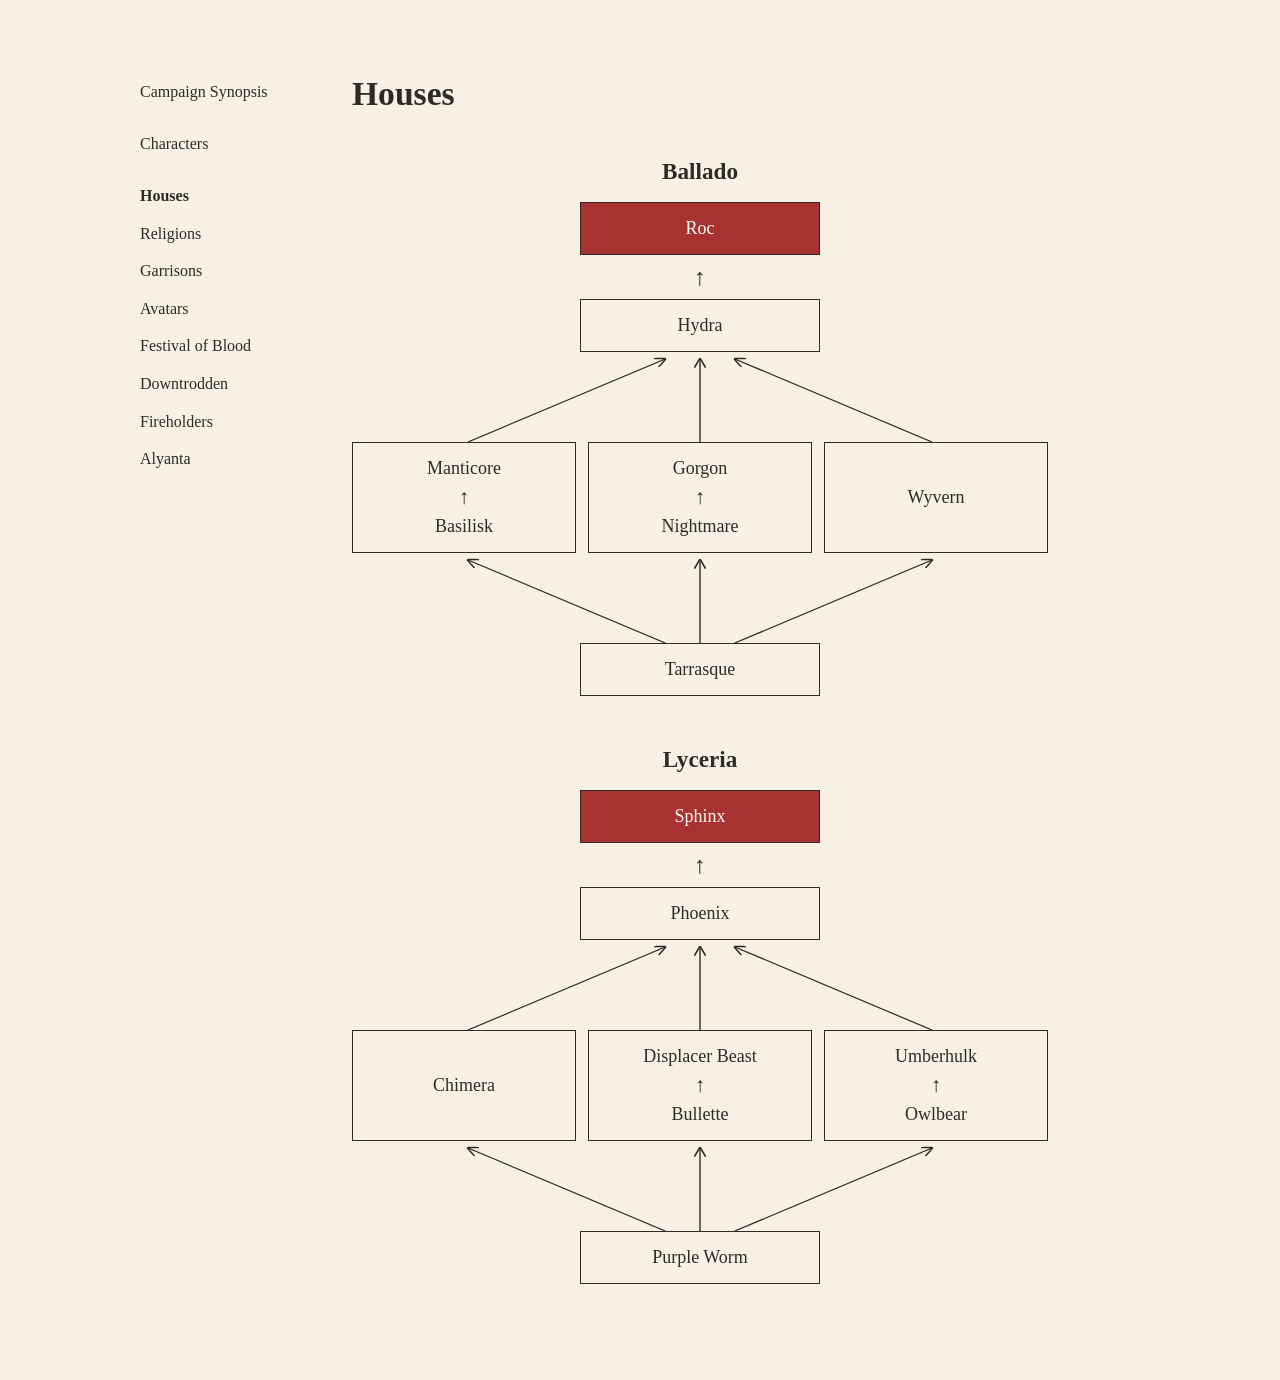
<file: site/houses.html>
<!doctype html>
<html lang="en">
<head>
  <meta charset="utf-8">
  <meta name="viewport" content="width=device-width, initial-scale=1">
  <title>Houses</title>
  <link rel="stylesheet" href="style.css">
</head>
<body>
  <div class="layout">
    <nav aria-label="Campaign navigation">
      <a href="index.html">Campaign Synopsis</a>
      <a href="characters.html">Characters</a>
      <ul>
        <li><a href="houses.html" aria-current="page">Houses</a></li>
        <li><a href="religions.html">Religions</a></li>
        <li><a href="garrisons.html">Garrisons</a></li>
        <li><a href="avatars.html">Avatars</a></li>
        <li><a href="festival-of-blood.html">Festival of Blood</a></li>
        <li><a href="downtrodden.html">Downtrodden</a></li>
        <li><a href="fireholders.html">Fireholders</a></li>
        <li><a href="alyanta.html">Alyanta</a></li>
      </ul>
    </nav>
  <main>
    <h1>Houses</h1>
    <div class="house-flows">
    <section class="house-flow-section house-flow-section-wide" aria-labelledby="ballado-heading">
    <h2 id="ballado-heading">Ballado</h2>
    <div class="house-flow house-flow-branched" role="img" aria-label="Tarrasque points to each of Manticore and Basilisk, Gorgon and Nightmare, and Wyvern. Those three groups each point to Hydra. Hydra points to Roc. Within the paired boxes, Basilisk points to Manticore and Nightmare points to Gorgon.">
      <div class="house-flow-node house-flow-centered house-flow-red">Roc</div>
      <div class="house-flow-arrow" aria-hidden="true">↑</div>
      <div class="house-flow-node house-flow-centered">Hydra</div>
      <svg class="house-flow-connectors" viewBox="0 0 600 90" preserveAspectRatio="none" aria-hidden="true">
        <defs>
          <marker id="hydra-arrow" viewBox="0 0 10 10" refX="9" refY="5" markerWidth="8" markerHeight="8" orient="auto-start-reverse">
            <path d="M 0 0 L 10 5 L 0 10" fill="none" stroke="currentColor" stroke-width="1.5" />
          </marker>
        </defs>
        <g fill="none" stroke="currentColor" stroke-width="1.2" marker-end="url(#hydra-arrow)">
          <path d="M 100 90 L 270 7" />
          <path d="M 300 90 L 300 7" />
          <path d="M 500 90 L 330 7" />
        </g>
      </svg>
      <div class="house-flow-row">
        <div class="house-flow-node">Manticore<span class="house-flow-inner-arrow" aria-hidden="true">↑</span>Basilisk</div>
        <div class="house-flow-node">Gorgon<span class="house-flow-inner-arrow" aria-hidden="true">↑</span>Nightmare</div>
        <div class="house-flow-node">Wyvern</div>
      </div>
      <svg class="house-flow-connectors" viewBox="0 0 600 90" preserveAspectRatio="none" aria-hidden="true">
        <g fill="none" stroke="currentColor" stroke-width="1.2" marker-end="url(#hydra-arrow)">
          <path d="M 270 90 L 100 7" />
          <path d="M 300 90 L 300 7" />
          <path d="M 330 90 L 500 7" />
        </g>
      </svg>
      <div class="house-flow-node house-flow-centered">Tarrasque</div>
    </div>
    </section>
    <section class="house-flow-section house-flow-section-wide" aria-labelledby="lyceria-heading">
    <h2 id="lyceria-heading">Lyceria</h2>
    <div class="house-flow house-flow-branched" role="img" aria-label="Purple Worm points to each of Chimera, Displacer Beast and Bullette, and Umberhulk and Owlbear. Those three groups each point to Phoenix. Phoenix points to Sphinx. Within the paired boxes, Bullette points to Displacer Beast and Owlbear points to Umberhulk.">
      <div class="house-flow-node house-flow-centered house-flow-red">Sphinx</div>
      <div class="house-flow-arrow" aria-hidden="true">↑</div>
      <div class="house-flow-node house-flow-centered">Phoenix</div>
      <svg class="house-flow-connectors" viewBox="0 0 600 90" preserveAspectRatio="none" aria-hidden="true">
        <defs>
          <marker id="phoenix-arrow" viewBox="0 0 10 10" refX="9" refY="5" markerWidth="8" markerHeight="8" orient="auto-start-reverse">
            <path d="M 0 0 L 10 5 L 0 10" fill="none" stroke="currentColor" stroke-width="1.5" />
          </marker>
        </defs>
        <g fill="none" stroke="currentColor" stroke-width="1.2" marker-end="url(#phoenix-arrow)">
          <path d="M 100 90 L 270 7" />
          <path d="M 300 90 L 300 7" />
          <path d="M 500 90 L 330 7" />
        </g>
      </svg>
      <div class="house-flow-row">
        <div class="house-flow-node">Chimera</div>
        <div class="house-flow-node">Displacer Beast<span class="house-flow-inner-arrow" aria-hidden="true">↑</span>Bullette</div>
        <div class="house-flow-node">Umberhulk<span class="house-flow-inner-arrow" aria-hidden="true">↑</span>Owlbear</div>
      </div>
      <svg class="house-flow-connectors" viewBox="0 0 600 90" preserveAspectRatio="none" aria-hidden="true">
        <g fill="none" stroke="currentColor" stroke-width="1.2" marker-end="url(#phoenix-arrow)">
          <path d="M 270 90 L 100 7" />
          <path d="M 300 90 L 300 7" />
          <path d="M 330 90 L 500 7" />
        </g>
      </svg>
      <div class="house-flow-node house-flow-centered">Purple Worm</div>
    </div>
    </section>
    </div>
  </main>
  </div>
</body>
</html>
</file>
<file: site/style.css>
:root { color-scheme: light; background: #f7f1e5; color: #302a23; }
* { box-sizing: border-box; }
body { margin: 0; font-family: "Bookman Old Style", "URW Bookman", "Bookman", "Georgia", serif; font-size: 18px; line-height: 1.75; }
.layout { display: grid; grid-template-columns: 200px minmax(0, 760px); max-width: 1040px; margin: 0 auto; }
nav { padding: 78px 20px 40px; align-self: start; position: sticky; top: 0; font-size: 16px; }
nav a { color: inherit; text-decoration: none; text-underline-offset: 4px; }
nav a:hover, nav a:focus-visible { text-decoration: underline; }
nav a[aria-current="page"] { font-weight: bold; }
nav > a { display: block; margin-bottom: 1.5rem; }
nav ul { list-style: none; padding: 0; margin: 0; }
nav li { margin: 0 0 0.6rem; }
nav ul ul { padding-left: 1rem; margin-top: 0.6rem; }
main { min-width: 0; padding: 72px 32px 96px; }
h1, h2, h3 { line-height: 1.3; text-wrap: balance; }
h1 { font-size: 2.1rem; margin: 0 0 2.5rem; }
h2 { font-size: 1.45rem; margin: 2.75rem 0 1rem; }
h3 { font-size: 1.05rem; margin: 2rem 0 0.65rem; }
p { margin: 0 0 1.25rem; }
.house-flows { display: flex; flex-direction: column; align-items: center; gap: 48px; }
.house-flow-section { width: 240px; max-width: 100%; text-align: center; }
.house-flow-section h2 { margin: 0 0 1rem; }
.house-flow { width: 240px; max-width: 100%; text-align: center; }
.house-flow-node { border: 1px solid currentColor; padding: 12px 18px; line-height: 1.5; }
.house-flow-red { background: #a83232; color: #fff8ee; border-color: #302a23; }
.house-flow-arrow { font-size: 1.5rem; line-height: 1; padding: 10px 0; }
.house-flow-section-wide, .house-flow-branched { width: 100%; }
.house-flow-centered { width: 240px; max-width: 100%; margin: 0 auto; }
.house-flow-connectors { display: block; width: 100%; height: 90px; }
.house-flow-row { display: grid; grid-template-columns: repeat(3, minmax(0, 1fr)); gap: 0 12px; }
.house-flow-row > .house-flow-node { display: flex; flex-direction: column; justify-content: center; padding: 12px 6px; overflow-wrap: anywhere; }
@media (max-width: 760px) {
  .layout { display: block; }
  nav { position: static; padding: 28px 32px 0; }
  nav > a { margin-bottom: 0.65rem; }
  nav > ul { display: flex; flex-wrap: wrap; column-gap: 1.25rem; row-gap: 0.4rem; }
  nav li { margin: 0; }
  main { padding-top: 36px; }
}
@media (max-width: 540px) {
  body { font-size: 17px; }
  nav { padding: 24px 22px 0; }
  main { padding: 32px 22px 64px; }
  h1 { font-size: 1.8rem; }
}

.house-flow-inner-arrow { display: block; font-size: 1.3rem; line-height: 1; padding: 5px 0; }

.avatar-levels { display: grid; grid-template-columns: repeat(3, minmax(0, 1fr)); gap: 12px; }
.avatar-level { border: 1px solid currentColor; padding: 16px 8px; text-align: center; }

.avatar-level-red { background: #a83232; color: #fff8ee; border-color: #302a23; }

.garrison-grid { display: flex; flex-direction: column; gap: 16px; }
.garrison-row { display: flex; justify-content: center; gap: 16px; }
.garrison-box { position: relative; width: calc((100% - 48px) / 4); max-width: 120px; aspect-ratio: 1; border: 1px solid currentColor; display: flex; align-items: center; justify-content: center; padding: 24px 4px 10px; }
.garrison-number { position: absolute; top: 4px; left: 7px; font-size: 12px; line-height: 1.4; }
.garrison-content { min-width: 0; text-align: center; line-height: 1.5; }
.garrison-name { font-size: clamp(11px, 2.4vw, 16px); overflow-wrap: anywhere; }
.garrison-detail { font-size: clamp(9px, 2vw, 12px); margin-top: 4px; overflow-wrap: anywhere; }

.garrison-red { background: #a83232; color: #fff8ee; border-color: #302a23; }
.garrison-yellow { background: #f0d56c; color: #302a23; border-color: #302a23; }
.garrison-green { background: #42734b; color: #fff8ee; border-color: #302a23; }

.religion-list { list-style: none; padding: 0; margin: 0; display: flex; flex-direction: column; gap: 16px; }
.religion-box { border: 1px solid #302a23; padding: 18px 20px; text-align: center; }
.religion-green { background: #42734b; color: #fff8ee; }
.religion-red { background: #a83232; color: #fff8ee; }
.religion-yellow { background: #f0d56c; color: #302a23; }

.festival-scoreboard { list-style: none; margin: 0; padding: 0; display: flex; flex-direction: column; gap: 16px; }
.festival-box { border: 1px solid currentColor; padding: 16px 20px; display: flex; align-items: center; justify-content: space-between; gap: 20px; }
.festival-competitor { min-width: 0; overflow-wrap: anywhere; }
.festival-house { font-weight: bold; }
.festival-name { margin-top: 4px; }
.festival-race { font-size: 0.8em; }
.festival-score { font-size: 1.5rem; text-align: center; flex-shrink: 0; }
.festival-score-label { display: block; font-size: 12px; }
.festival-events { list-style: none; margin: 0; padding: 0; display: flex; flex-direction: column; gap: 16px; }
.festival-event { border: 1px solid #302a23; padding: 16px 20px; }
.festival-event-yellow { background: #f0d56c; color: #302a23; }

.refugee-boxes { display: grid; grid-template-columns: repeat(5, minmax(0, 1fr)); gap: 12px; }
.refugee-box { aspect-ratio: 1; border: 1px solid #302a23; background: #fff; }
.refugee-box-red { background: #a83232; }
.refugee-box-yellow { background: #f0d56c; }

.fireholder-labels { display: flex; justify-content: space-between; margin-bottom: 12px; }

.alayanta-helper { font-size: 0.8em; }
</file>
